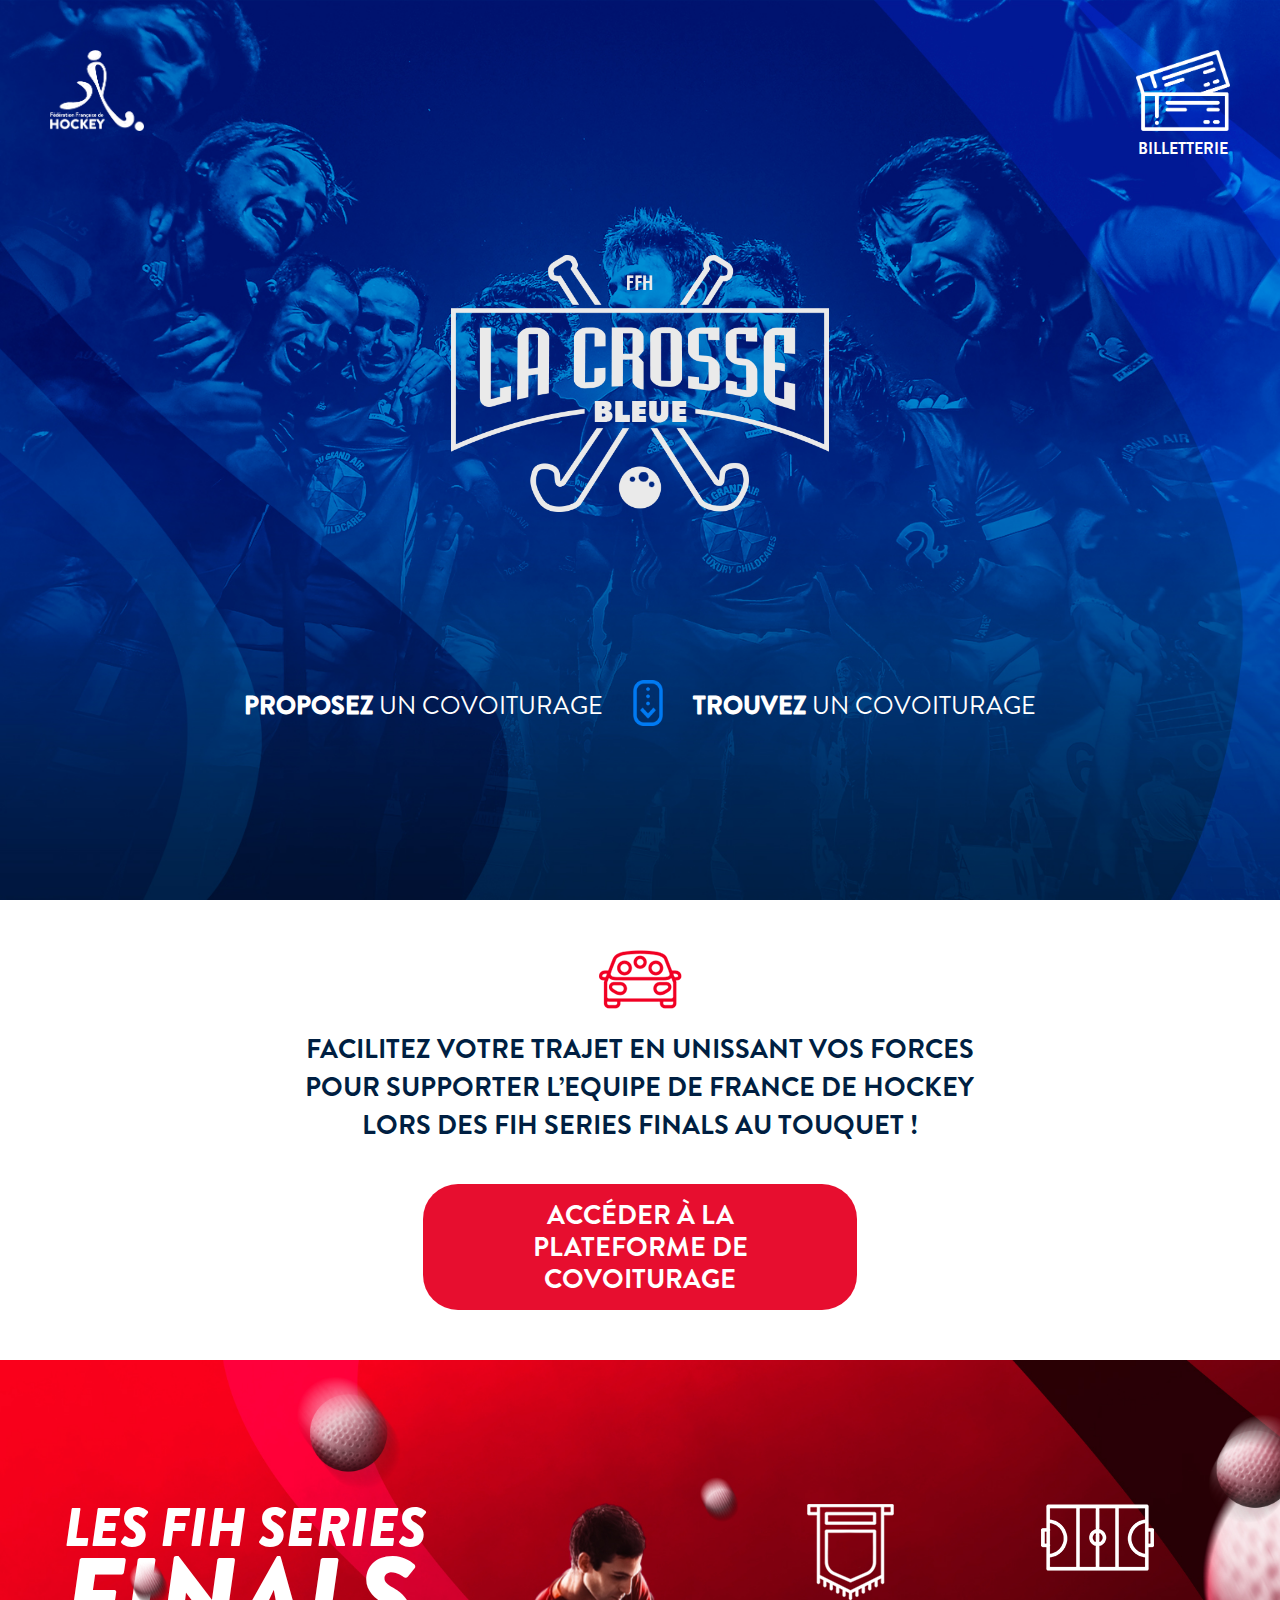
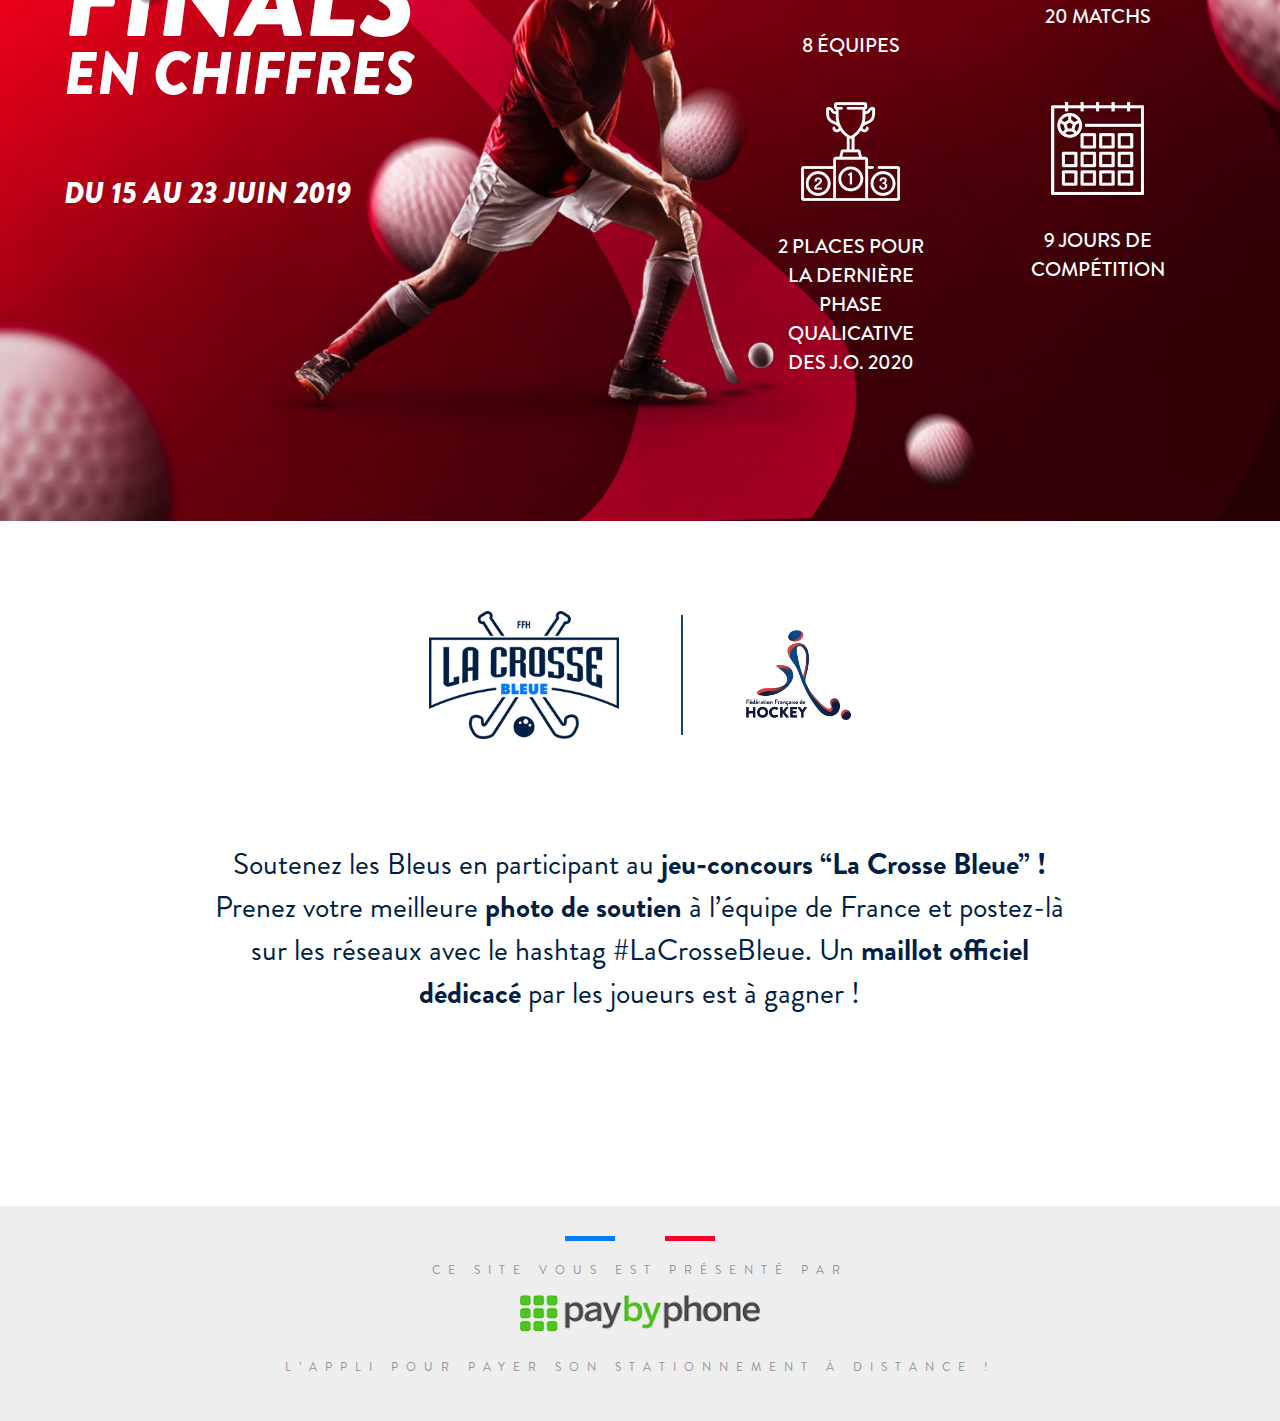
<file: index.html>
<!DOCTYPE html>
<html lang="fr">
<head>
	<meta charset="UTF-8">
	<title>FFH</title>
	<meta name="viewport" content="width=device-width, user-scalable=no, initial-scale=1.0, minimum-scale=1.0">
	<link rel="stylesheet" href="css/home.css">
    <link rel="apple-touch-icon" sizes="180x180" href="img/home/apple-touch-icon.png">
    <link rel="icon" type="image/png" sizes="32x32" href="img/home/favicon-32x32.png">
    <link rel="icon" type="image/png" sizes="16x16" href="img/home/favicon-16x16.png">
    <link rel="manifest" href="img/home/site.webmanifest">
    <link rel="mask-icon" href="img/home/safari-pinned-tab.svg" color="#5bbad5">
    <link rel="shortcut icon" href="img/home/favicon.ico">
    <meta name="msapplication-TileColor" content="#da532c">
    <meta name="msapplication-config" content="img/home/browserconfig.xml">
    <meta name="theme-color" content="#ffffff">
</head>
<body>
<main>
	<section>
		<div>
			<img src="img/home/logo-FFH.png" alt="logo FFH">
		</div>
		<img src="img/home/crosse-bleue-blanc.png" alt="logo la crosse bleue">
		<div>
			<span class="scroll-text"><strong>Proposez</strong> un covoiturage</span>
			<div>
				<img id="scroll" src="img/home/icone-scroll.png" alt="icone scroll">	
			</div>
			<span class="scroll-text"><strong>Trouvez</strong> un covoiturage</span>
		</div>
	</section>
	<section>
		<img src="img/home/icone-voiture.png" alt="icone voiture">
		<p>FACILITEZ VOTRE TRAJET EN UNISSANT VOS FORCES POUR SUPPORTER L’EQUIPE DE FRANCE DE HOCKEY LORS DES FIH SERIES FINALS  AU TOUQUET !</p>
		<a href="covoiturage.html">Accéder à la plateforme de covoiturage</a>
	</section>
	<section>
		<div id="balle-front"></div>
		<div id="stat">
			<p>Les FIH series</p>
			<p>Finals</p>
			<p>En chiffres</p>
			<p>Du 15 au 23 juin 2019</p>
		</div>
		<div id="icone">
			<figure>
				<img src="img/home/icone-drapeau.png" alt="icone drapeau">
				<figcaption>8 équipes</figcaption>
			</figure>
			<figure>
				<img src="img/home/icone-terrain.png" alt="icone terrain de foot">
				<figcaption>20 matchs</figcaption>
			</figure>
			<figure>
				<img src="img/home/icone-podium.png" alt="icone podium">
				<figcaption>2 places pour la dernière phase qualicative des J.O. 2020</figcaption>
			</figure>
			<figure>
				<img src="img/home/icone-calendrier.png" alt="icone calendrier">
				<figcaption>9 jours de compétition</figcaption>
			</figure>
		</div>
	</section>
	<section>
		<div id="cont-logo">
			<img src="img/home/logo-cross-couleur.png" alt="logo la crosse bleue">
			<div id="barre-bleue"></div>
			<img src="img/home/logo-ffh-couleur.png" alt="logo FFH">
		</div>
		<p>Soutenez les Bleus en participant au <strong>jeu-concours “La Crosse Bleue” !</strong> Prenez votre meilleure <strong>photo de soutien</strong> à l’équipe de France et postez-là sur les réseaux avec le hashtag #LaCrosseBleue. Un <strong>maillot officiel dédicacé</strong> par les joueurs est à gagner !</p>
	</section>
	<footer>
		<div id="flag">
			<div></div>
			<div></div>
		</div>
		<p>Ce site vous est présenté par</p>
        <a href="https://www.paybyphone.fr/" target="_blank" rel="noopener"><img src="img/home/logo-paybyphone.png" alt="logo Paybyphone"></a>
		<p>L’appli pour payer son stationnement à distance !</p>
	</footer>
	<figure id="billetterie">
		<a target="_blank" rel="noopener" href="http://ticketingfihseriesfinal.fr/fr/">
			<img src="img/home/tickets.png" alt="">
			<figcaption>BILLETTERIE</figcaption>
		</a>
	</figure>
</main>
</body>
</html>
</file>
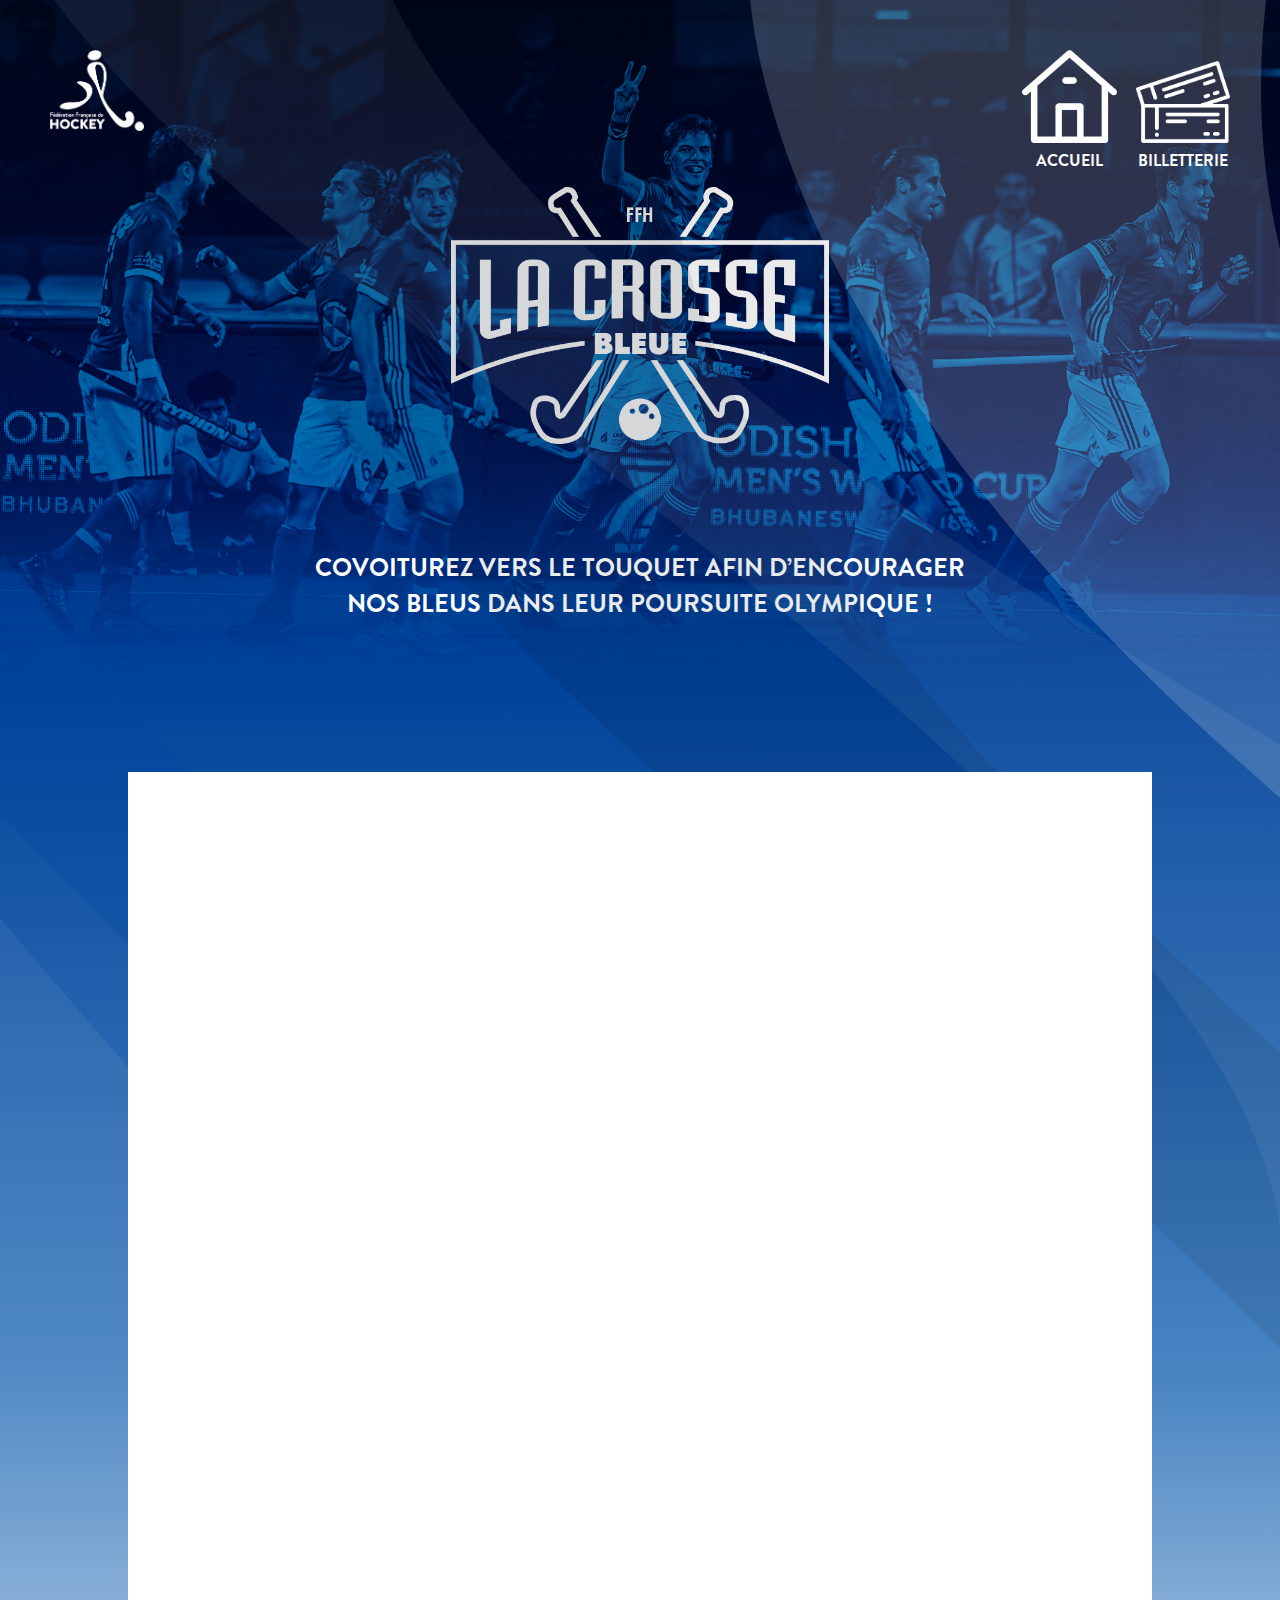
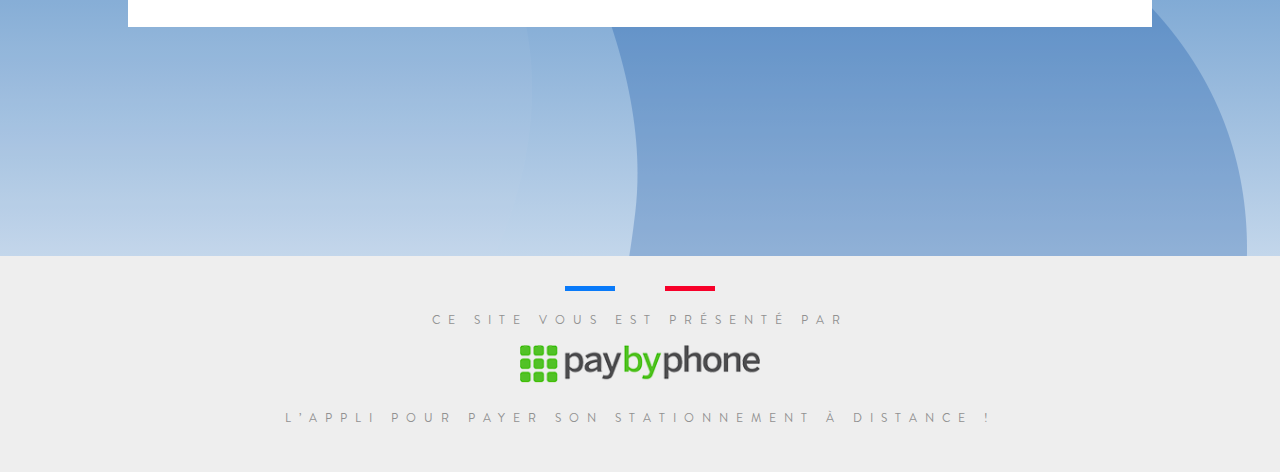
<file: covoiturage.html>
<!DOCTYPE html>
<html lang="fr">
<head>
	<meta charset="UTF-8">
	<title>FFH</title>
	<meta name="viewport" content="width=device-width, user-scalable=no, initial-scale=1.0, minimum-scale=1.0">
	<link rel="stylesheet" href="css/api.css">
    <link rel="apple-touch-icon" sizes="180x180" href="img/home/apple-touch-icon.png">
    <link rel="icon" type="image/png" sizes="32x32" href="img/home/favicon-32x32.png">
    <link rel="icon" type="image/png" sizes="16x16" href="img/home/favicon-16x16.png">
    <link rel="manifest" href="img/home/site.webmanifest">
    <link rel="mask-icon" href="img/home/safari-pinned-tab.svg" color="#5bbad5">
    <link rel="shortcut icon" href="img/home/favicon.ico">
    <meta name="msapplication-TileColor" content="#da532c">
    <meta name="msapplication-config" content="img/home/browserconfig.xml">
    <meta name="theme-color" content="#ffffff">
</head>
<body>
<main>
	<section>
		<div>
			<img src="img/home/logo-FFH.png" alt="logo FFH">
		</div>
		<img src="img/home/crosse-bleue-blanc.png" alt="logo la crosse bleue">
		<p>Covoiturez vers le Touquet afin d’encourager nos Bleus dans leur poursuite Olympique !</p>
	</section>
	<section>
		<div id="scroll-div">
			<iframe frameborder="0" src="https://www.covoiturage-simple.com/dashboard/FFH/27-04-2019/23-06-2019" style="width: 100%;"></iframe>
		</div>
	</section>
	<footer>
		<div id="flag">
			<div></div>
			<div></div>
		</div>
		<p>Ce site vous est présenté par</p>
		<a href="https://www.paybyphone.fr/" target="_blank" rel="noopener"><img src="img/home/logo-paybyphone.png" alt="logo Paybyphone"></a>
		<p>L’appli pour payer son stationnement à distance !</p>
	</footer>
	<img src="img/api/forme_1.png" alt="" id="forme_1">
	<img src="img/api/forme_2.png" alt="" id="forme_2">
	<img src="img/api/forme_3.png" alt="" id="forme_3">
	<img src="img/api/forme_4.png" alt="" id="forme_4">
	<img src="img/api/forme_5.png" alt="" id="forme_5">
	<figure id="billetterie">
		<a href="https://ffhockey-prod.herokuapp.com/">
			<img src="img/home/homepage.png" alt="">
			<figcaption>ACCUEIL</figcaption>
		</a>
		<a target="_blank" rel="noopener" href="http://ticketingfihseriesfinal.fr/fr/">
			<img src="img/home/tickets.png" alt="">
			<figcaption>BILLETTERIE</figcaption>
		</a>
	</figure>
</main>
</body>
</html>
</file>
<file: css/home.css>
@font-face {
    font-family: "Grotesque-reg";
    src: url('../font/Brandon_reg.otf');
}
@font-face {
    font-family: "Grotesque-med";
    src: url('../font/Brandon_med.otf');
}
@font-face {
    font-family: "Grotesque-bld";
    src: url('../font/Brandon_bld.otf');
}
@font-face {
    font-family: "Grotesque-blk";
    src: url('../font/Brandon_blk.otf');
}
@font-face {
    font-family: "Grotesque-blk-it";
    src: url('../font/Brandon_blk_it.otf');
}

/*reset CSS*/
*{
	box-sizing: border-box;
}

body{
    /*sélecteur, propriété, valeur*/
    font: 16px "Grotesque-reg"; /*px, em, rem; 16px*62.5 : 1rem*/
    margin: 0;

}
h1,
h2,
h3,
h4,
h5,
h6,
p,
blockquote,
ul,
ol{
    margin: 0;
    padding: 0;
    list-style: none;
    font-weight: 100;
}



a,abbr {
    text-decoration: none;
}
a{
    color: #222;
}

ul{
    list-style: none;
}


#billetterie{
	position: absolute;
	top: 0;
	right: 0;
	width: 100%;
	margin: 0;
	font-family: "Grotesque-bld";
	padding-top: 50px;
	padding-left: 50px;
	padding-right: 50px;
}

#billetterie a{
	display: block;
	width: 8%;
	margin-left: auto;
	text-align: center;
}

#billetterie a figcaption {
	color: #fff;
}

#billetterie a img{
	width: 100%;
}

section:nth-child(1){
	background: url(../img/home/fond-team.jpg) center center / cover;
	padding: 50px 50px;
	text-align: center;
	height: 100vh;
    display:flex;
    flex-direction: column;
}

section:nth-child(1) div:nth-child(1){
	text-align: initial;
}

section:nth-child(1) div:nth-child(1) img{
	width: 8%;
}

section:nth-child(1) > img{
	width: 32%;
    margin: auto;
}

section:nth-child(1) > div:nth-child(3){	
	display: flex;
	align-items: center; 
	max-width: 800px;
	margin:auto;
	margin-top: 50px;
}

#scroll {
	width: 30px;
	margin: 0 30px;
}

.scroll-text{
	font-size: 25px;
	color: #ffffff;
	text-transform: uppercase;
}

.scroll-text strong {
	font-family: "Grotesque-bld";

}

section:nth-child(2){
	text-align: center;
	margin:50px 0;
}

section:nth-child(2) p{
	font-family: "Grotesque-bld";
	font-size: 27px;
	width: 53%;
	color: #001f42;
	margin: 15px auto;
}

section:nth-child(2) a{
	font-family: "Grotesque-bld";
	background-color: #e70e2f;
	color: #ffffff;
	text-transform: uppercase;
	padding: 15px 35px;
	border-radius: 35px;
	font-size: 27px;
	width: 434px;
	display: block;
	margin: 40px auto;
	line-height: 32px;
}


section:nth-child(3){
	background: url(../img/home/fond-stat.jpg) center center / cover;
	display: flex;
	justify-content: space-between;
	padding: 10% 5%;
	position: relative;
}



#stat {
	font-family: "Grotesque-blk-it";
	text-transform: uppercase;
	color: #ffffff;
	width: 50%;
}

#stat p:nth-child(1){
	font-size: 55px;
}

#stat p:nth-child(2){
	font-size: 112px;
	line-height: 64px;
}

#stat > p:nth-child(3){
	font-size: 60px;
}

#stat > p:nth-child(4){
	font-size: 30px;
	margin-top: 54px;
}


#icone {
	width: 42%;
	display: grid;
  	grid-template-columns: repeat(2, 1fr);
  	grid-gap: 10px;
}

#icone figure {
	text-align: center;
	color: #fff;
	text-transform: uppercase;
	font-family: "Grotesque-med";
}

#icone figure figcaption {
	margin-top: 25px;
	font-size: 20px;
}


#balle-front{
	background: url(../img/home/balle-front.png) center center / cover;
	position: absolute;
	top: 0;
	left: 0;
	width: 100%;
	height: 100%;
}

section:nth-child(4){
	padding: 7% 0;
}


#cont-logo{
	display: flex;
	justify-content: space-between;
	align-items: center;
	width: 33%;
	margin: auto;
}


#barre-bleue{
	width: 2px;
	height: 120px;
	background-color: #133f71;
}

#cont-logo img:nth-child(1){
	width: 45%;
}

#cont-logo img:nth-child(3){
	width: 25%;
}


section:nth-child(4) p{
	width: 68%;
	color: #001f42;
	font-size: 30px;
	margin: 8% auto;
	text-align: center;
}

section:nth-child(4) p strong{
	font-family: "Grotesque-bld";
}

footer{
	background-color: #eeeeee;
	padding: 30px;
	text-align: center;
}

#flag {
	width: 150px;
	margin: auto;
	display: flex;
	justify-content: space-between;
}

#flag div{
	width: 50px;
	height: 5px;
}

#flag div:nth-child(1){
	background-color: #097af9;
}

#flag div:nth-child(2){
	background-color: #f70029;
}


footer p {
	font-size: 12px;
	text-transform: uppercase;
	letter-spacing: 8px;
	color: #919191;
	margin-top: 20px;
	margin-bottom: 15px;
}

footer img{
	width: 240px;
}

main{
	overflow: hidden;
}

@media screen and (max-width: 1024px) {

	#billetterie a{
	width: 15%;
	}


	section:nth-child(1) div:nth-child(1) img{
		width: 17%;
	}

	section:nth-child(3){
		flex-direction: column;
		padding: 5% 5%;
		background: url(../img/home/fond-mobile-rouge.jpg) center center / cover;

	}

	#icone {
		width: 100%;
		grid-template-columns: repeat(4, 1fr);
		margin-top: 100px;
	}

	#icone figure{
		margin: 0;
	}

	#stat {
		width: 100%;
	}

	#balle-front{
		background: url(../img/home/balle-front.png) no-repeat;
		background-position-y: -44px;
		background-size: 100%;
	}

	section:nth-child(1) > img{
		width: 60%;
	}

	#scroll {
		width: 40px;
	}

}

@media screen and (max-width: 450px) {


	#billetterie a{
		width: 21%;
	}

	#stat p:nth-child(1){
		font-size: 40px;
	}

	section:nth-child(1) div:nth-child(1) img{
		width: 24%;
	}

	section:nth-child(1) > img{
		width: 80%;
	}

	section:nth-child(1) > div:nth-child(3){
		flex-direction: column;
	}

	section:nth-child(2) p{
		width: 85%;
	}

	section:nth-child(2) a{
		font-size: 20px;
		width: 85%;
	}

	#icone {
		display: flex;
		flex-direction: column;

	}

	#icone figure{
		margin: 20px 0;
	}

	#cont-logo{
		width: 70%;
	}

	section:nth-child(4) p{
		width: 85%;
	}

	#stat p:nth-child(1){
		font-size: 40px;
	}

	#stat p:nth-child(2){
		font-size: 84px;
	}

	#stat p:nth-child(3){
		font-size: 45px;
	}

	#stat p:nth-child(4){
		font-size: 27px;
		margin-top: 30px;
	}
}
</file>
<file: css/api.css>
@font-face {
    font-family: "Grotesque-reg";
    src: url('../font/Brandon_reg.otf');
}
@font-face {
    font-family: "Grotesque-med";
    src: url('../font/Brandon_med.otf');
}
@font-face {
    font-family: "Grotesque-bld";
    src: url('../font/Brandon_bld.otf');
}
@font-face {
    font-family: "Grotesque-blk";
    src: url('../font/Brandon_blk.otf');
}
@font-face {
    font-family: "Grotesque-blk-it";
    src: url('../font/Brandon_blk_it.otf');
}

/*reset CSS*/
*{
	box-sizing: border-box;
}

body{
    /*sélecteur, propriété, valeur*/
    font: 16px "Grotesque-reg"; /*px, em, rem; 16px*62.5 : 1rem*/
    margin: 0;
    position: relative;
    background-color: #004299;
	

}
h1,
h2,
h3,
h4,
h5,
h6,
p,
blockquote,
ul,
ol{
    margin: 0;
    padding: 0;
    list-style: none;
    font-weight: 100;
}



a,abbr {
    text-decoration: none;
}
a{
    color: #222;
}

ul{
    list-style: none;
}

#billetterie{
	position: absolute;
	top: 0;
	right: 0;
	width: 100%;
	margin: 0;
	font-family: "Grotesque-bld";
	padding-top: 50px;
	padding-left: 50px;
	padding-right: 50px;
	z-index: 100;
	text-align: end;
}

#billetterie a{
	display: inline-block;
	width: 8%;
	margin-left: auto;
	text-align: center;
	cursor: pointer;
}

#billetterie a:first-child{
	margin-right: 15px;
}

#billetterie a figcaption {
	color: #fff;
}

#billetterie a img{
	width: 100%;
}

section:nth-child(1){
	background: url(../img/api/fond-api.jpg) no-repeat;
	background-position: bottom;
	background-size: cover;
	padding: 50px 50px;
	text-align: center;
	
}

section:nth-child(1) div:nth-child(1){
	text-align: initial;
}

section:nth-child(1) div:nth-child(1) img{
	width: 8%;
}

section:nth-child(1) > img{
	width: 32%;
	margin-top: 50px;
	margin-bottom: 100px;
}

section:nth-child(1) > div:nth-child(3){	
	display: flex;
	align-items: center; 
	max-width: 800px;
	margin:auto;
	margin-top: 50px;
}

section:nth-child(1) p{
	font-family: "Grotesque-bld";
	color: #ffffff;
	font-size: 25px;
	text-transform: uppercase;
    width: 58%;
    margin: auto;
}

section:nth-child(2) {
	background: linear-gradient(#004299, #4784c2, #fafbfd );
	height: 1400px;
	position: relative;
	display: flex;
	justify-content: center;
	padding-top: 100px;
}

#scroll-div{
	overflow:auto;
	-webkit-overflow-scrolling:touch;
	width: 80%;
	height: 95vh;
	margin: auto;
	display:flex;
	justify-content: center;
	position: absolute;
	z-index: 3;
	background-color: #fff;
}

footer{
	background-color: #eeeeee;
	padding: 30px;
	text-align: center;
	position: absolute;
	bottom: 0;
	z-index: 2;
	width: 100%;
}

#flag {
	width: 150px;
	margin: auto;
	display: flex;
	justify-content: space-between;
}

#flag div{
	width: 50px;
	height: 5px;
}

#flag div:nth-child(1){
	background-color: #097af9;
}

#flag div:nth-child(2){
	background-color: #f70029;
}


footer p {
	font-size: 12px;
	text-transform: uppercase;
	letter-spacing: 8px;
	color: #919191;
	margin-top: 20px;
	margin-bottom: 15px;
}



footer img{
	width: 240px;
}




#forme_1{
	position: absolute;
	top: 0;
	right: 0;
	z-index: 1;
	opacity: 0.3;
    max-width: 100%;
}
#forme_2{
	position: absolute;
	top: 0;
	right: 0;
	z-index: 1;
	opacity: 0.3;
    max-width: 100%;
}
#forme_3{
	position: absolute;
	top: -100px;
	right: 0;
	z-index: 1;
	opacity: 0.3;
    max-width: 100%;
}
#forme_4{
	position: absolute;
	bottom: 0;
	left: 0;
	z-index: 1;
	opacity: 0.3;
    max-width: 100%;
}
#forme_5{
	position: absolute;
	bottom: 0;
	left: 0;
	z-index: 1;
    max-width: 100%;
}


main{
	overflow: hidden;
}


@media screen and (max-width: 1024px) {
	#billetterie a{
		width: 15%;
	}

	section:nth-child(1) > img{
		width: 60%;
	}

	section:nth-child(1) div:nth-child(1) img{
		width: 17%;
	}

	section:nth-child(1) p{

		font-size: 30px;
	}

	#forme_1{
		max-width: 30%;
	}

    section:nth-child(1) p{
      width: auto;
    }

  
 }

@media screen and (max-width: 450px) {
	body{
		margin-bottom: 70px;
	}
	#billetterie{
		position: fixed;
	    bottom: 0;
	    right: 0;
	    top: auto;
	    width: 100%;
	    margin: 0;r
	    font-family: "Grotesque-bld";
	    padding-top: 10px;
	    z-index: 100;
	    text-align: center;
	    background: #025796;
	}

	#billetterie a{
		width: 24%;
	}

	#billetterie a img {
    	width: 48%;
	}

	section:nth-child(1) div:nth-child(1) img{
		width: 24%;
	}

	section:nth-child(1) > img{
		width: 80%;
	}

	section:nth-child(1){
		height: auto;
	}


}
</file>
